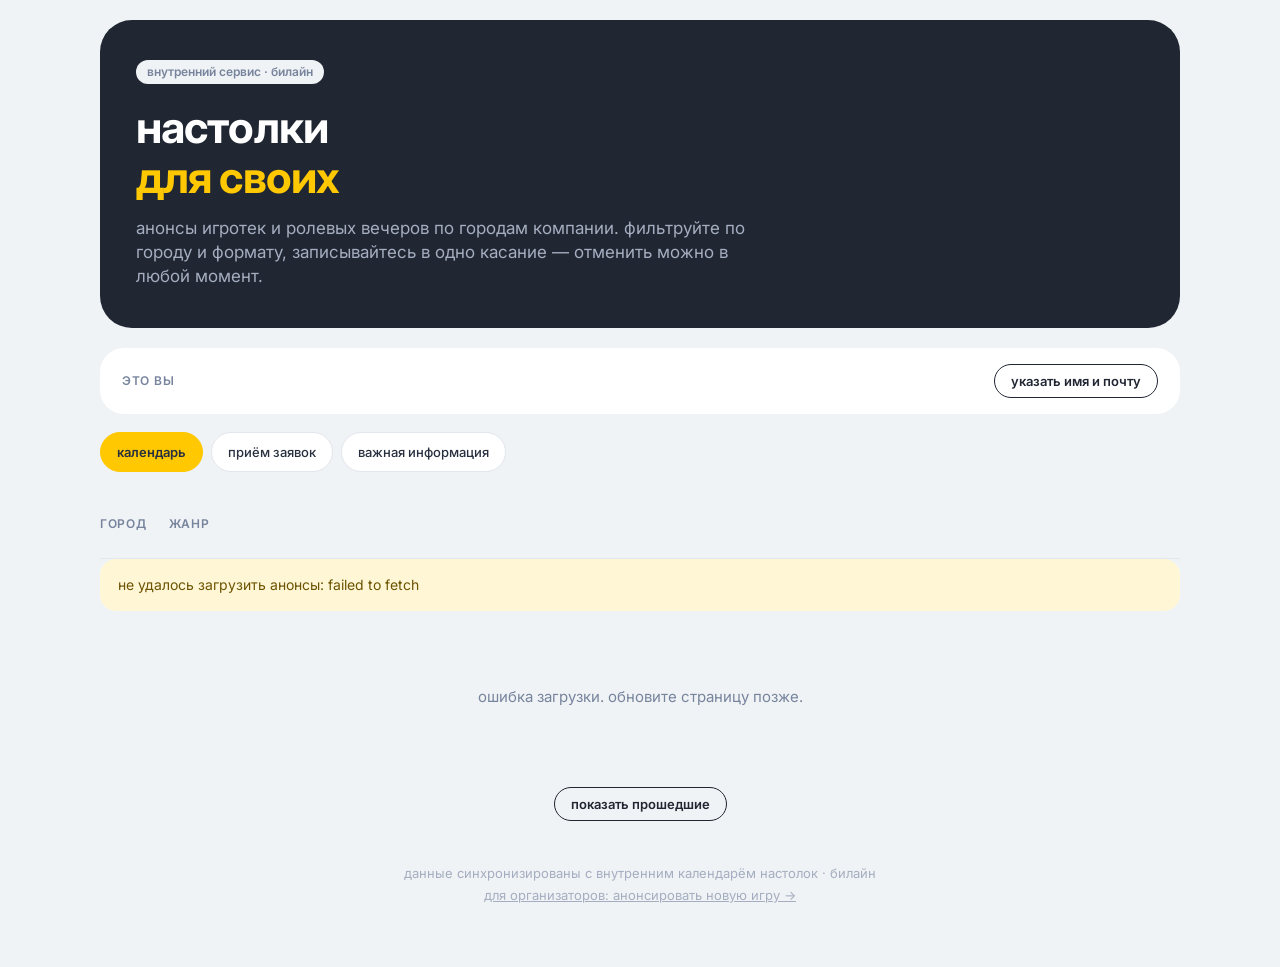
<file: index.html>
<!DOCTYPE html>
<html lang="ru">
<head>
<meta charset="UTF-8">
<meta name="viewport" content="width=device-width, initial-scale=1.0">
<title>Настолки • билайн</title>
<link rel="icon" href="data:image/svg+xml,<svg xmlns=%22http://www.w3.org/2000/svg%22 viewBox=%220 0 100 100%22><rect width=%22100%22 height=%22100%22 rx=%2220%22 fill=%22%23202632%22/><text x=%2250%22 y=%2270%22 font-size=%2260%22 fill=%22%23FFC800%22 text-anchor=%22middle%22 font-family=%22Arial%22>🎲</text></svg>">
<link rel="preconnect" href="https://fonts.googleapis.com">
<link rel="preconnect" href="https://fonts.gstatic.com" crossorigin>
<link href="https://fonts.googleapis.com/css2?family=Inter:wght@400;500;600;700;800&display=swap" rel="stylesheet">
<link rel="stylesheet" href="styles.css">
</head>
<body>

<div class="wrap">

  <div class="head">
    <span class="tag">внутренний сервис · билайн</span>
    <h1 class="hero">настолки<br><span class="accent">для своих</span></h1>
    <p class="lead md">анонсы игротек и ролевых вечеров по городам компании. фильтруйте по городу и формату, записывайтесь в одно касание — отменить можно в любой момент.</p>
  </div>

  <div class="whoami-banner">
    <span class="filter-label">Это вы</span>
    <button class="btn-ghost" id="whoAmIBtn" type="button">указать имя и почту</button>
  </div>

  <nav class="top-nav pillrow" aria-label="Разделы">
    <a class="chip active" href="index.html">Календарь</a>
    <a class="chip" href="requests.html">Приём заявок</a>
    <a class="chip" href="info.html">Важная информация</a>
    <a class="chip" href="my.html" id="navMyGames" hidden>Мои игры</a>
  </nav>

  <section class="grid stats-grid" id="statsRow" aria-hidden="true"></section>

  <div class="tabs" id="filters">
    <div class="filter-block">
      <span class="filter-label">Город</span>
      <div class="pillrow" id="cityChips"></div>
    </div>
    <div class="filter-block">
      <span class="filter-label">Жанр</span>
      <div class="pillrow" id="formatChips"></div>
    </div>
  </div>

  <section id="status" class="note" hidden></section>

  <section class="cards-grid" id="eventsGrid" aria-live="polite">
    <div class="empty" id="loadingState">Загружаем анонсы…</div>
  </section>

  <p class="past-toggle-wrap"><button class="btn-ghost" id="togglePastBtn" type="button">показать прошедшие</button></p>

  <p class="cap mut3 footer-note">Данные синхронизированы с внутренним календарём настолок · билайн</p>
  <p class="cap mut3 footer-note" style="margin-top:6px"><a href="organizer.html" style="color:inherit">для организаторов: анонсировать новую игру →</a></p>
</div>

<!-- Модалка: кто вы (имя+почта+код), используется и при первой записи -->
<div class="modal-overlay" id="whoAmIOverlay" hidden>
  <div class="modal">
    <button class="modal-close" data-close>×</button>
    <h3>Как вас записать?</h3>
    <p class="modal-hint">Имя увидят остальные участники игры. Почта и код нужны, чтобы никто другой не мог записаться или отменить запись от вашего имени.</p>
    <label class="field">
      <span>Имя (только при первом входе с этой почты)</span>
      <input type="text" id="inputName" placeholder="Даша Иванова" autocomplete="name">
    </label>
    <label class="field">
      <span>Корпоративная почта</span>
      <input type="email" id="inputEmail" placeholder="ivan.ivanov@beeline.ru" autocomplete="email">
    </label>
    <label class="field">
      <span>Код (4 цифры)</span>
      <input type="text" id="inputPin" inputmode="numeric" maxlength="4" placeholder="0000" autocomplete="off">
      <span class="field-hint">Заходите с этой почтой впервые — просто придумайте код, он закрепится за вами. Почта уже знакома сайту — введите тот же код, что и в прошлый раз.</span>
    </label>
    <button class="btn-primary" id="saveWhoAmI" type="button">Сохранить</button>
    <p class="modal-error" id="whoAmIError" hidden></p>
  </div>
</div>

<!-- Модалка подтверждения записи на конкретную игру -->
<div class="modal-overlay" id="signupOverlay" hidden>
  <div class="modal">
    <button class="modal-close" data-close>×</button>
    <h3 id="signupTitle">Записаться на игру</h3>
    <p class="modal-hint" id="signupSubtitle"></p>
    <p class="field-hint" id="signupAsWhom"></p>
    <label class="field">
      <span>С гостями</span>
      <select id="signupGuests"></select>
    </label>
    <button class="btn-primary" id="confirmSignup" type="button">Записаться</button>
    <p class="modal-error" id="signupError" hidden></p>
  </div>
</div>

<!-- Модалка «проявить интерес» -- для тех, кому эта дата/время/место не подходят,
     но кто хотел бы сыграть в эту игру при другом раскладе -->
<div class="modal-overlay" id="interestOverlay" hidden>
  <div class="modal">
    <button class="modal-close" data-close>×</button>
    <h3 id="interestTitle">Проявить интерес</h3>
    <p class="modal-hint" id="interestSubtitle">Не подходит именно эта дата, время или место? Дайте знать организатору, что хотели бы сыграть — он увидит, что есть желающие, и сможет учесть это в следующий раз.</p>
    <p class="field-hint" id="interestAsWhom"></p>
    <button class="btn-primary" id="confirmInterest" type="button">Отправить</button>
    <p class="modal-error" id="interestError" hidden></p>
  </div>
</div>

<script src="config.js"></script>
<script src="app.js"></script>
</body>
</html>
</file>
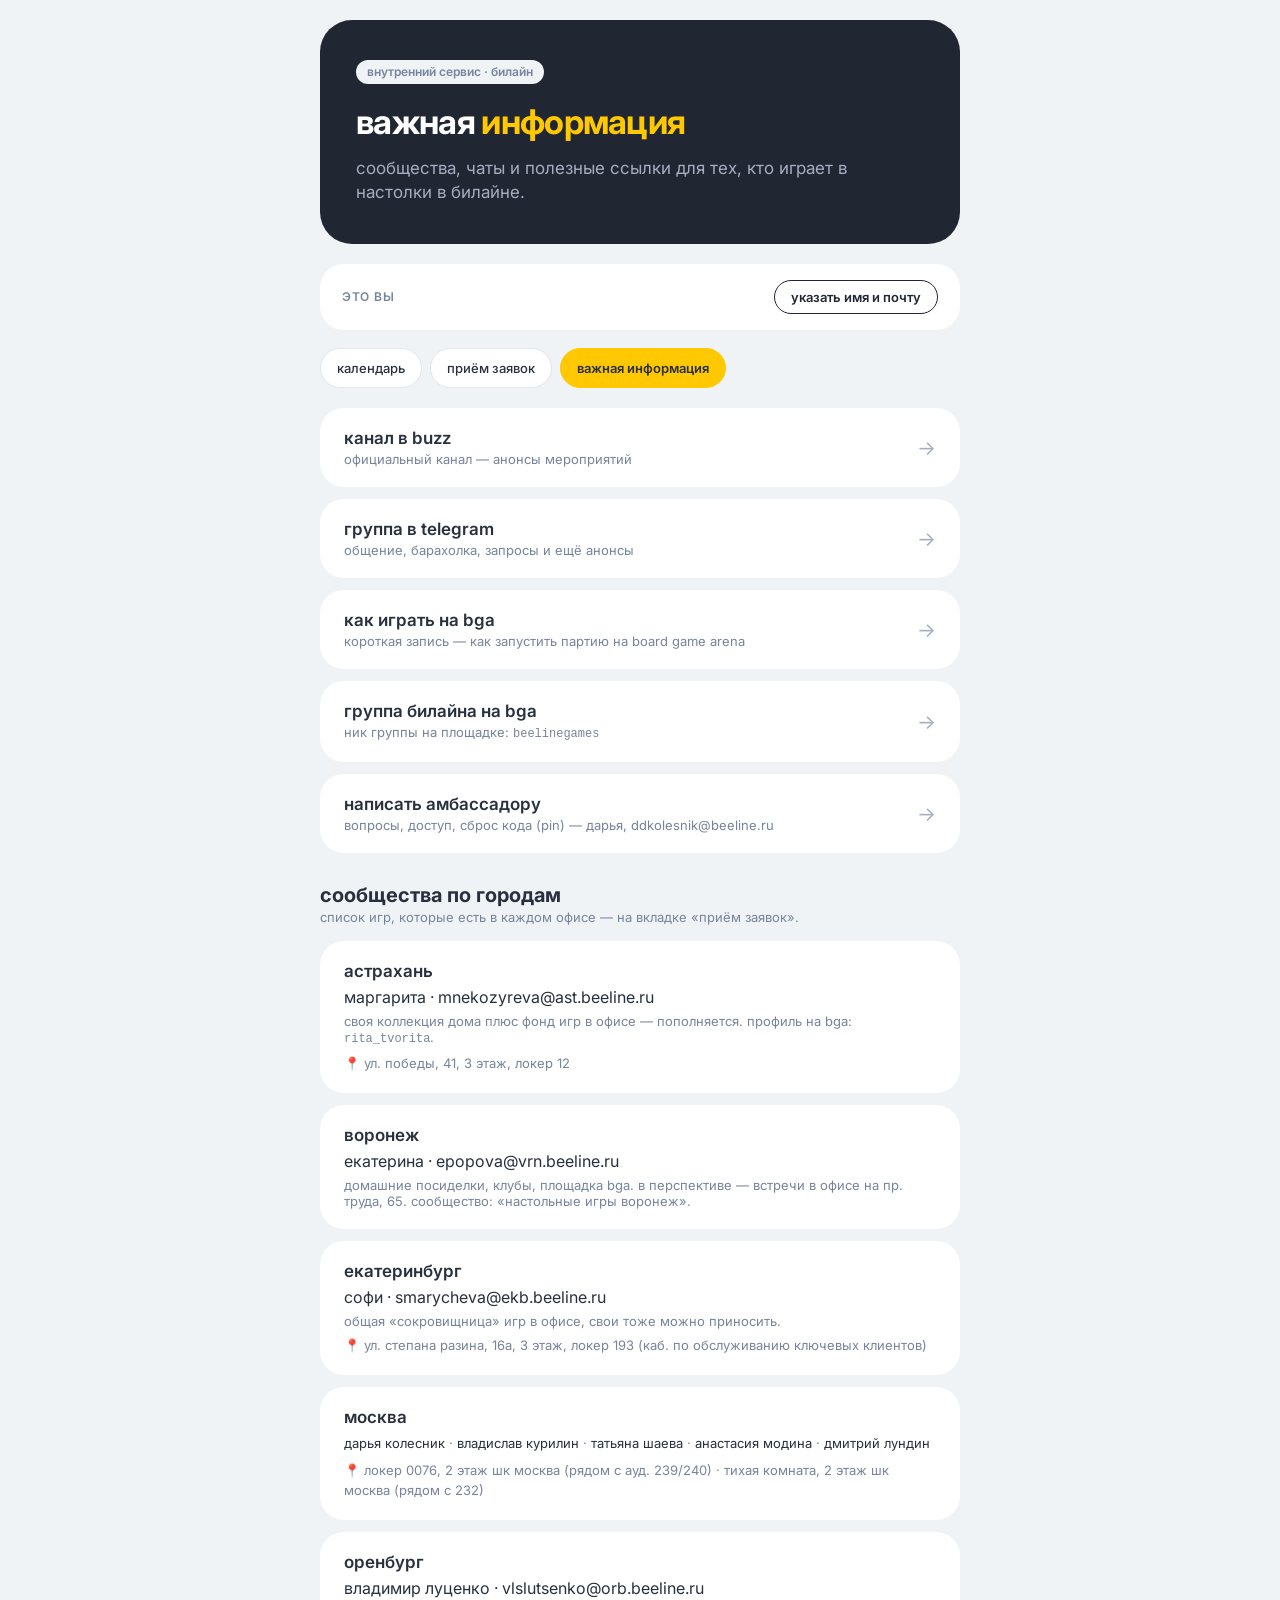
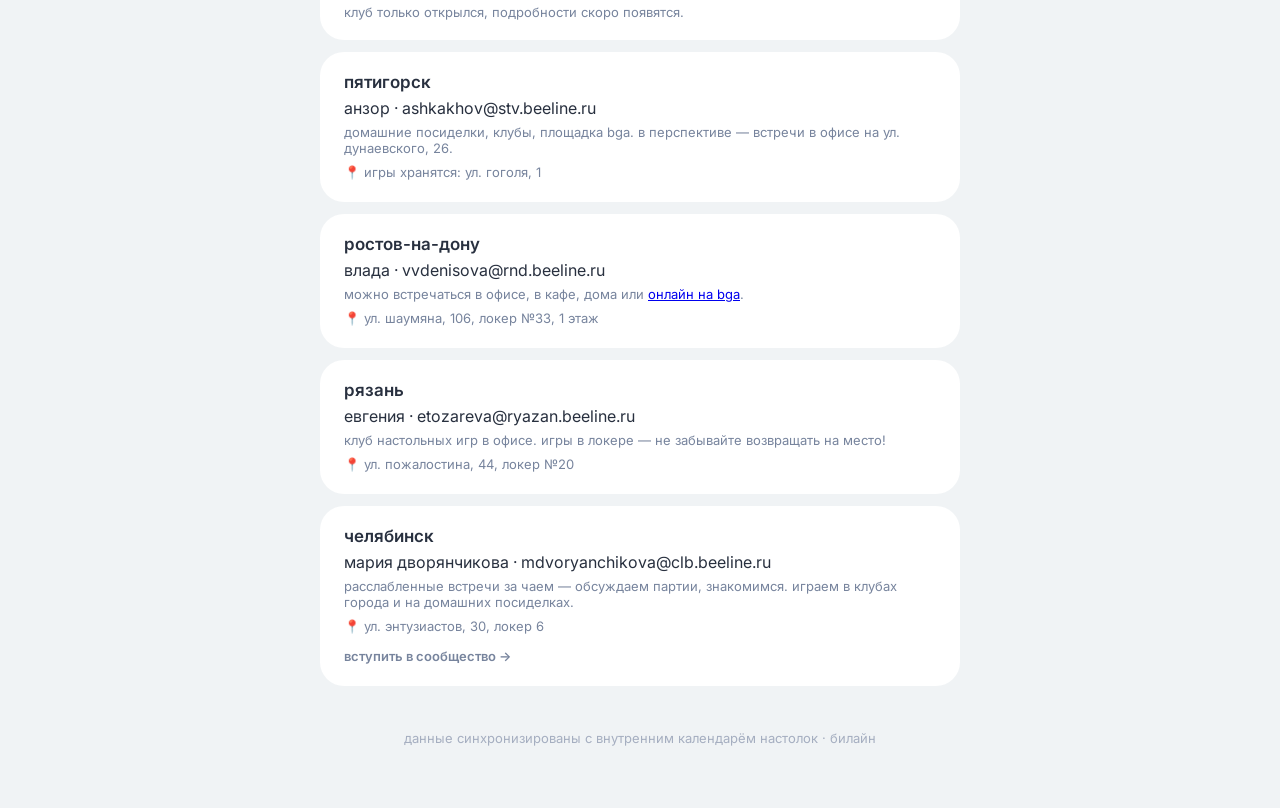
<file: info.html>
<!DOCTYPE html>
<html lang="ru">
<head>
<meta charset="UTF-8">
<meta name="viewport" content="width=device-width, initial-scale=1.0">
<title>Важная информация • билайн настолки</title>
<link rel="icon" href="data:image/svg+xml,<svg xmlns=%22http://www.w3.org/2000/svg%22 viewBox=%220 0 100 100%22><rect width=%22100%22 height=%22100%22 rx=%2220%22 fill=%22%23202632%22/><text x=%2250%22 y=%2270%22 font-size=%2260%22 fill=%22%23FFC800%22 text-anchor=%22middle%22 font-family=%22Arial%22>🎲</text></svg>">
<link rel="preconnect" href="https://fonts.googleapis.com">
<link rel="preconnect" href="https://fonts.gstatic.com" crossorigin>
<link href="https://fonts.googleapis.com/css2?family=Inter:wght@400;500;600;700;800&display=swap" rel="stylesheet">
<link rel="stylesheet" href="styles.css">
</head>
<body>

<div class="wrap wrap-narrow">

  <div class="head">
    <span class="tag">внутренний сервис · билайн</span>
    <h1 class="hero hero-sm">важная <span class="accent">информация</span></h1>
    <p class="lead md">сообщества, чаты и полезные ссылки для тех, кто играет в настолки в билайне.</p>
  </div>

  <div class="whoami-banner">
    <span class="filter-label">Это вы</span>
    <button class="btn-ghost" id="whoAmIBtn" type="button">указать имя и почту</button>
  </div>

  <nav class="top-nav pillrow" aria-label="Разделы">
    <a class="chip" href="index.html">Календарь</a>
    <a class="chip" href="requests.html">Приём заявок</a>
    <a class="chip active" href="info.html">Важная информация</a>
    <a class="chip" href="my.html" id="navMyGames" hidden>Мои игры</a>
  </nav>

  <div class="info-list">

    <a class="info-link" href="https://s.beeline.ru/nastolka" target="_blank" rel="noopener noreferrer">
      <div>
        <div class="n">Канал в Buzz</div>
        <div class="cap mut">Официальный канал — анонсы мероприятий</div>
      </div>
      <span class="arrow">→</span>
    </a>

    <a class="info-link" href="https://t.me/+uq7E8VfjuyYwYjBi" target="_blank" rel="noopener noreferrer">
      <div>
        <div class="n">Группа в Telegram</div>
        <div class="cap mut">Общение, барахолка, запросы и ещё анонсы</div>
      </div>
      <span class="arrow">→</span>
    </a>

    <a class="info-link" href="https://beeline.ktalk.ru/recordings/hROPtXHP7obgwQZeP25g?t=4" target="_blank" rel="noopener noreferrer">
      <div>
        <div class="n">Как играть на BGA</div>
        <div class="cap mut">Короткая запись — как запустить партию на Board Game Arena</div>
      </div>
      <span class="arrow">→</span>
    </a>

    <a class="info-link" href="https://boardgamearena.com/group?id=20135515" target="_blank" rel="noopener noreferrer">
      <div>
        <div class="n">Группа билайна на BGA</div>
        <div class="cap mut">Ник группы на площадке: <span class="mono">beelineGames</span></div>
      </div>
      <span class="arrow">→</span>
    </a>

    <a class="info-link" href="mailto:ddkolesnik@beeline.ru">
      <div>
        <div class="n">Написать амбассадору</div>
        <div class="cap mut">Вопросы, доступ, сброс кода (PIN) — Дарья, ddkolesnik@beeline.ru</div>
      </div>
      <span class="arrow">→</span>
    </a>

  </div>

  <!--
    ⚠️ Если появится, например, документ с правилами клуба — добавьте ещё один .info-link
    по образцу трёх выше, прямо в этот блок .info-list.
  -->

  <h2 class="section-title">Сообщества по городам</h2>
  <p class="cap mut section-lead">Список игр, которые есть в каждом офисе — на вкладке «Приём заявок».</p>

  <div class="city-list">

    <div class="city-card">
      <div class="n">Астрахань</div>
      <a class="city-contact" href="mailto:mnekozyreva@ast.beeline.ru">Маргарита · mnekozyreva@ast.beeline.ru</a>
      <p class="cap mut">Своя коллекция дома плюс фонд игр в офисе — пополняется. Профиль на BGA: <span class="mono">rita_tvorita</span>.</p>
      <div class="city-meta">📍 ул. Победы, 41, 3 этаж, локер 12</div>
    </div>

    <div class="city-card">
      <div class="n">Воронеж</div>
      <a class="city-contact" href="mailto:epopova@vrn.beeline.ru">Екатерина · epopova@vrn.beeline.ru</a>
      <p class="cap mut">Домашние посиделки, клубы, площадка BGA. В перспективе — встречи в офисе на пр. Труда, 65. Сообщество: «Настольные игры ВОРОНЕЖ».</p>
    </div>

    <div class="city-card">
      <div class="n">Екатеринбург</div>
      <a class="city-contact" href="mailto:smarycheva@ekb.beeline.ru">Софи · smarycheva@ekb.beeline.ru</a>
      <p class="cap mut">Общая «сокровищница» игр в офисе, свои тоже можно приносить.</p>
      <div class="city-meta">📍 ул. Степана Разина, 16А, 3 этаж, локер 193 (каб. по обслуживанию ключевых клиентов)</div>
    </div>

    <div class="city-card">
      <div class="n">Москва</div>
      <p class="cap mut city-ambassadors">
        <a href="mailto:ddkolesnik@beeline.ru">Дарья Колесник</a> ·
        <a href="mailto:vkurilin@beeline.ru">Владислав Курилин</a> ·
        <a href="mailto:tshaeva@beeline.ru">Татьяна Шаева</a> ·
        <a href="mailto:aamodina@beeline.ru">Анастасия Модина</a> ·
        <a href="mailto:dlundin@beeline.ru">Дмитрий Лундин</a>
      </p>
      <div class="city-meta">📍 локер 0076, 2 этаж ШК Москва (рядом с ауд. 239/240) · Тихая комната, 2 этаж ШК Москва (рядом с 232)</div>
    </div>

    <div class="city-card">
      <div class="n">Оренбург</div>
      <a class="city-contact" href="mailto:vlslutsenko@orb.beeline.ru">Владимир Луценко · vlslutsenko@orb.beeline.ru</a>
      <p class="cap mut">Клуб только открылся, подробности скоро появятся.</p>
    </div>

    <div class="city-card">
      <div class="n">Пятигорск</div>
      <a class="city-contact" href="mailto:ashkakhov@stv.beeline.ru">Анзор · ashkakhov@stv.beeline.ru</a>
      <p class="cap mut">Домашние посиделки, клубы, площадка BGA. В перспективе — встречи в офисе на ул. Дунаевского, 26.</p>
      <div class="city-meta">📍 игры хранятся: ул. Гоголя, 1</div>
    </div>

    <div class="city-card">
      <div class="n">Ростов-на-Дону</div>
      <a class="city-contact" href="mailto:vvdenisova@rnd.beeline.ru">Влада · vvdenisova@rnd.beeline.ru</a>
      <p class="cap mut">Можно встречаться в офисе, в кафе, дома или <a href="https://boardgamearena.com/group?id=20135515" target="_blank" rel="noopener noreferrer">онлайн на BGA</a>.</p>
      <div class="city-meta">📍 ул. Шаумяна, 106, локер №33, 1 этаж</div>
    </div>

    <div class="city-card">
      <div class="n">Рязань</div>
      <a class="city-contact" href="mailto:etozareva@ryazan.beeline.ru">Евгения · etozareva@ryazan.beeline.ru</a>
      <p class="cap mut">Клуб настольных игр в офисе. Игры в локере — не забывайте возвращать на место!</p>
      <div class="city-meta">📍 ул. Пожалостина, 44, локер №20</div>
    </div>

    <div class="city-card">
      <div class="n">Челябинск</div>
      <a class="city-contact" href="mailto:mdvoryanchikova@clb.beeline.ru">Мария Дворянчикова · mdvoryanchikova@clb.beeline.ru</a>
      <p class="cap mut">Расслабленные встречи за чаем — обсуждаем партии, знакомимся. Играем в клубах города и на домашних посиделках.</p>
      <div class="city-meta">📍 ул. Энтузиастов, 30, локер 6</div>
      <a class="city-card-link" href="https://link.buzz.beeline.ru/join/chat/R4Mv7tA4UBaQ4Kdkm6dC1g:H6BkxMknW1OGwGxxes-LZQ:WBjQsNCdVrOhlda-Ub2EhA:CMLDG7-KXEWA44_vLnRdYA" target="_blank" rel="noopener noreferrer">Вступить в сообщество →</a>
    </div>

  </div>

  <p class="cap mut3 footer-note">Данные синхронизированы с внутренним календарём настолок · билайн</p>

</div>

<!-- Модалка: это вы (имя+почта+код) -- нужна здесь, чтобы почта была узнана сайтом и
     открылась вкладка «Мои игры» в навигации, как и на остальных страницах -->
<div class="modal-overlay" id="whoAmIOverlay" hidden>
  <div class="modal">
    <button class="modal-close" data-close>×</button>
    <h3>Это вы?</h3>
    <p class="modal-hint">Почта и код нужны, чтобы сайт узнавал вас на всех вкладках — например, чтобы показать вкладку «Мои игры».</p>
    <label class="field">
      <span>Имя (только при первом входе с этой почты)</span>
      <input type="text" id="inputName" placeholder="Даша Иванова" autocomplete="name">
    </label>
    <label class="field">
      <span>Корпоративная почта</span>
      <input type="email" id="inputEmail" placeholder="ivan.ivanov@beeline.ru" autocomplete="email">
    </label>
    <label class="field">
      <span>Код (4 цифры)</span>
      <input type="text" id="inputPin" inputmode="numeric" maxlength="4" placeholder="0000" autocomplete="off">
      <span class="field-hint">Заходите с этой почтой впервые — просто придумайте код, он закрепится за вами. Почта уже знакома сайту — введите тот же код, что и в прошлый раз.</span>
    </label>
    <button class="btn-primary" id="saveWhoAmI" type="button">Сохранить</button>
    <p class="modal-error" id="whoAmIError" hidden></p>
  </div>
</div>

<script src="config.js"></script>
<script src="info.js"></script>
</body>
</html>
</file>
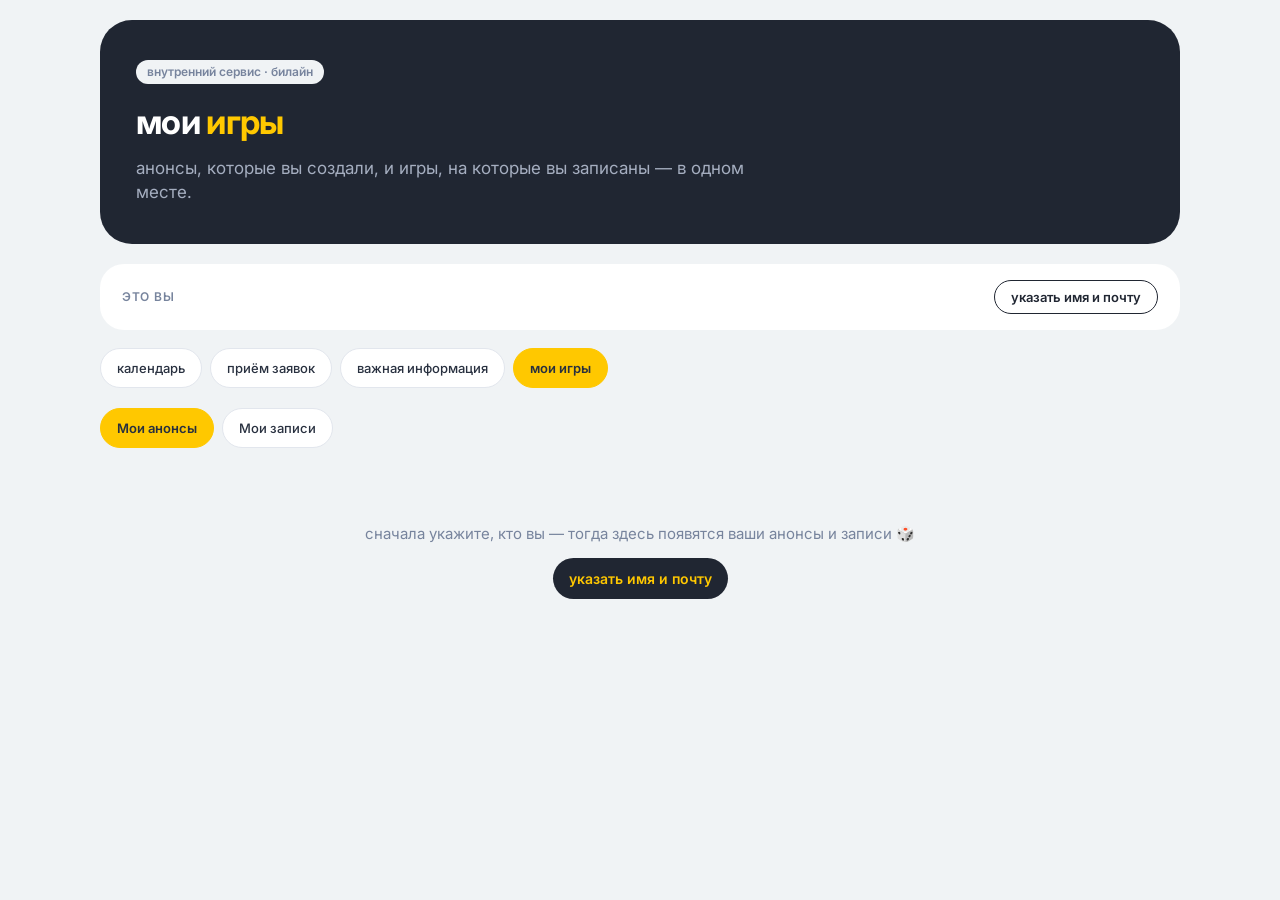
<file: my.html>
<!DOCTYPE html>
<html lang="ru">
<head>
<meta charset="UTF-8">
<meta name="viewport" content="width=device-width, initial-scale=1.0">
<title>Мои игры • билайн настолки</title>
<link rel="icon" href="data:image/svg+xml,<svg xmlns=%22http://www.w3.org/2000/svg%22 viewBox=%220 0 100 100%22><rect width=%22100%22 height=%22100%22 rx=%2220%22 fill=%22%23202632%22/><text x=%2250%22 y=%2270%22 font-size=%2260%22 fill=%22%23FFC800%22 text-anchor=%22middle%22 font-family=%22Arial%22>🎲</text></svg>">
<link rel="preconnect" href="https://fonts.googleapis.com">
<link rel="preconnect" href="https://fonts.gstatic.com" crossorigin>
<link href="https://fonts.googleapis.com/css2?family=Inter:wght@400;500;600;700;800&display=swap" rel="stylesheet">
<link rel="stylesheet" href="styles.css">
</head>
<body>

<div class="wrap">

  <div class="head">
    <span class="tag">внутренний сервис · билайн</span>
    <h1 class="hero hero-sm">мои <span class="accent">игры</span></h1>
    <p class="lead md">анонсы, которые вы создали, и игры, на которые вы записаны — в одном месте.</p>
  </div>

  <div class="whoami-banner">
    <span class="filter-label">Это вы</span>
    <button class="btn-ghost" id="whoAmIBtn" type="button">указать имя и почту</button>
  </div>

  <nav class="top-nav pillrow" aria-label="Разделы">
    <a class="chip" href="index.html">Календарь</a>
    <a class="chip" href="requests.html">Приём заявок</a>
    <a class="chip" href="info.html">Важная информация</a>
    <a class="chip active" href="my.html">Мои игры</a>
  </nav>

  <div class="pillrow" id="viewToggle" style="margin:20px 0 4px">
    <button type="button" class="chip active" data-view="announcements">Мои анонсы</button>
    <button type="button" class="chip" data-view="signups">Мои записи</button>
  </div>

  <section id="status" class="note" hidden></section>

  <section class="cards-grid" id="myGrid" style="margin-top:16px">
    <div class="empty" id="loadingState">Загружаем…</div>
  </section>

</div>

<!-- Модалка: это вы (имя+почта+код) -->
<div class="modal-overlay" id="whoAmIOverlay" hidden>
  <div class="modal">
    <button class="modal-close" data-close>×</button>
    <h3>Это вы?</h3>
    <p class="modal-hint">Имя и почта нужны, чтобы показать именно ваши анонсы и записи. Почта и код нужны, чтобы никто другой не мог действовать от вашего имени.</p>
    <label class="field">
      <span>Имя (только при первом входе с этой почты)</span>
      <input type="text" id="inputName" placeholder="Даша Иванова" autocomplete="name">
    </label>
    <label class="field">
      <span>Корпоративная почта</span>
      <input type="email" id="inputEmail" placeholder="ivan.ivanov@beeline.ru" autocomplete="email">
    </label>
    <label class="field">
      <span>Код (4 цифры)</span>
      <input type="text" id="inputPin" inputmode="numeric" maxlength="4" placeholder="0000" autocomplete="off">
      <span class="field-hint">Заходите с этой почтой впервые — просто придумайте код, он закрепится за вами. Почта уже знакома сайту — введите тот же код, что и в прошлый раз.</span>
    </label>
    <button class="btn-primary" id="saveWhoAmI" type="button">Сохранить</button>
    <p class="modal-error" id="whoAmIError" hidden></p>
  </div>
</div>

<!-- Модалка подтверждения записи на конкретную игру (та же, что на index.html) -->
<div class="modal-overlay" id="signupOverlay" hidden>
  <div class="modal">
    <button class="modal-close" data-close>×</button>
    <h3 id="signupTitle">Записаться на игру</h3>
    <p class="modal-hint" id="signupSubtitle"></p>
    <p class="field-hint" id="signupAsWhom"></p>
    <label class="field">
      <span>С гостями</span>
      <select id="signupGuests"></select>
    </label>
    <button class="btn-primary" id="confirmSignup" type="button">Записаться</button>
    <p class="modal-error" id="signupError" hidden></p>
  </div>
</div>

<!-- Модалка «проявить интерес» (та же, что на index.html) -->
<div class="modal-overlay" id="interestOverlay" hidden>
  <div class="modal">
    <button class="modal-close" data-close>×</button>
    <h3 id="interestTitle">Проявить интерес</h3>
    <p class="modal-hint" id="interestSubtitle">Не подходит именно эта дата, время или место? Дайте знать организатору, что хотели бы сыграть — он увидит, что есть желающие, и сможет учесть это в следующий раз.</p>
    <p class="field-hint" id="interestAsWhom"></p>
    <button class="btn-primary" id="confirmInterest" type="button">Отправить</button>
    <p class="modal-error" id="interestError" hidden></p>
  </div>
</div>

<script src="config.js"></script>
<script src="my.js"></script>
</body>
</html>
</file>
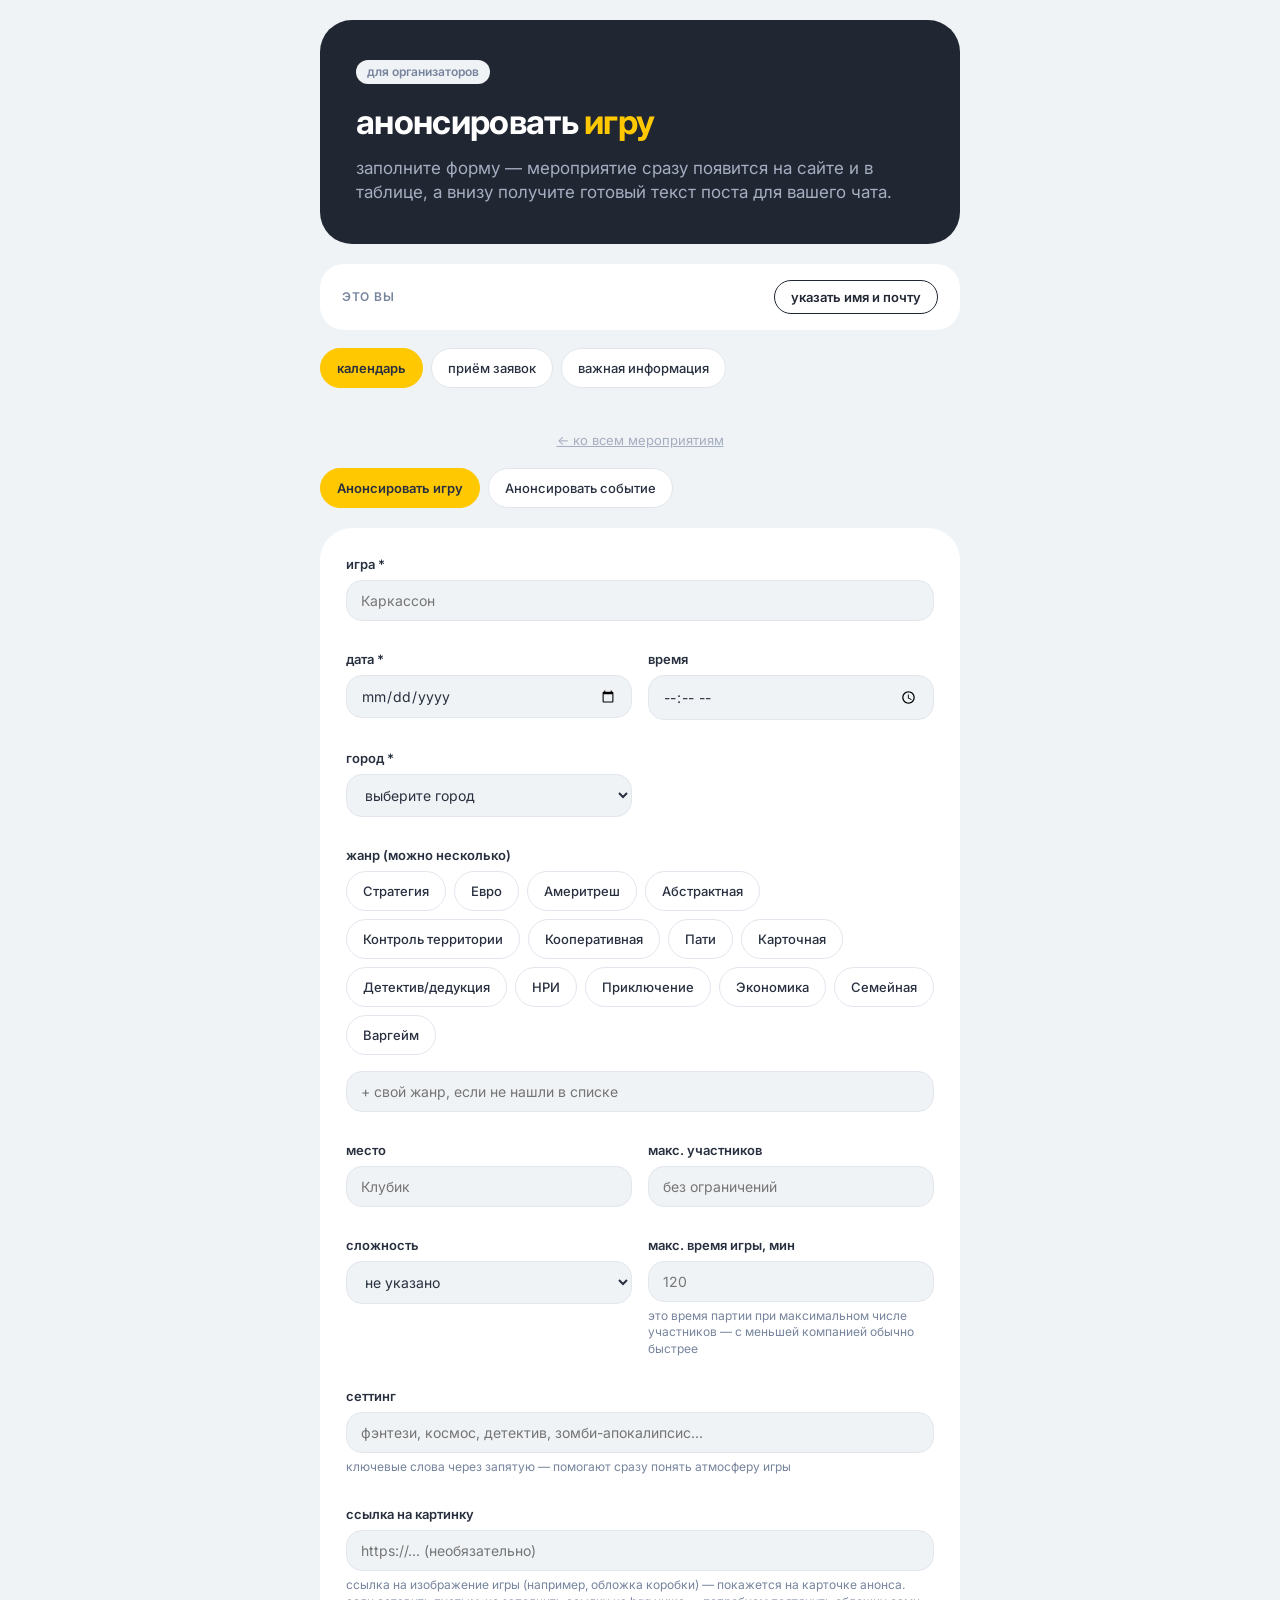
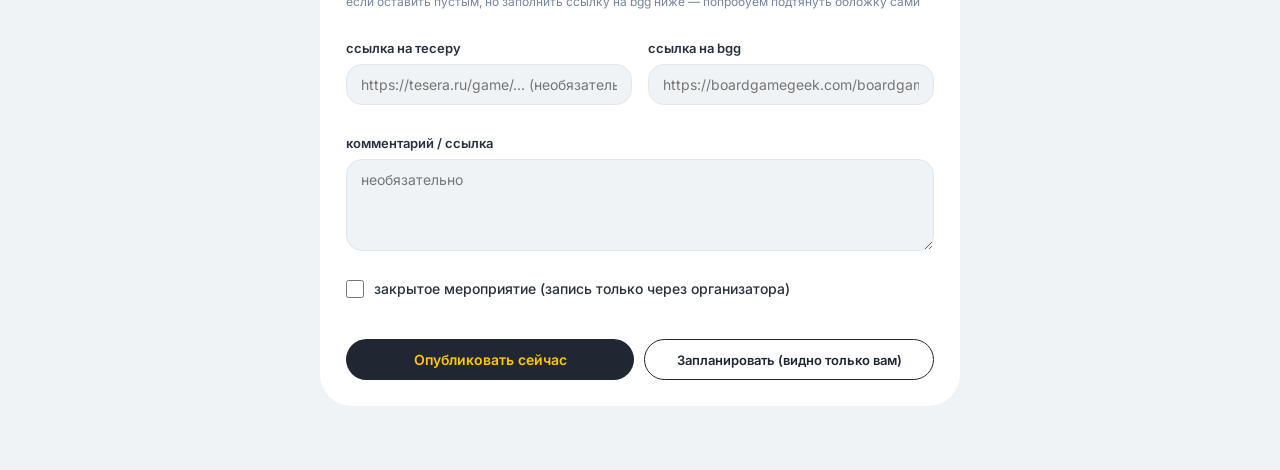
<file: organizer.html>
<!DOCTYPE html>
<html lang="ru">
<head>
<meta charset="UTF-8">
<meta name="viewport" content="width=device-width, initial-scale=1.0">
<title>Анонс игры • билайн настолки</title>
<link rel="icon" href="data:image/svg+xml,<svg xmlns=%22http://www.w3.org/2000/svg%22 viewBox=%220 0 100 100%22><rect width=%22100%22 height=%22100%22 rx=%2220%22 fill=%22%23202632%22/><text x=%2250%22 y=%2270%22 font-size=%2260%22 fill=%22%23FFC800%22 text-anchor=%22middle%22 font-family=%22Arial%22>🎲</text></svg>">
<link rel="preconnect" href="https://fonts.googleapis.com">
<link rel="preconnect" href="https://fonts.gstatic.com" crossorigin>
<link href="https://fonts.googleapis.com/css2?family=Inter:wght@400;500;600;700;800&display=swap" rel="stylesheet">
<link rel="stylesheet" href="styles.css">
</head>
<body>

<div class="wrap wrap-narrow">

  <div class="head">
    <span class="tag">для организаторов</span>
    <h1 class="hero hero-sm" id="pageTitle">анонсировать <span class="accent">игру</span></h1>
    <p class="lead md" id="pageLead">заполните форму — мероприятие сразу появится на сайте и в таблице, а внизу получите готовый текст поста для вашего чата.</p>
  </div>

  <div class="whoami-banner">
    <span class="filter-label">Это вы</span>
    <button class="btn-ghost" id="whoAmIBtn" type="button">указать имя и почту</button>
  </div>

  <nav class="top-nav pillrow" aria-label="Разделы">
    <a class="chip active" href="index.html">Календарь</a>
    <a class="chip" href="requests.html">Приём заявок</a>
    <a class="chip" href="info.html">Важная информация</a>
    <a class="chip" href="my.html" id="navMyGames" hidden>Мои игры</a>
  </nav>

  <p class="cap mut3 footer-note back-link"><a href="index.html" style="color:inherit">← ко всем мероприятиям</a></p>

  <div class="pillrow" id="typeToggle" style="margin-bottom:18px">
    <button type="button" class="chip active" data-type="game">Анонсировать игру</button>
    <button type="button" class="chip" data-type="event">Анонсировать событие</button>
  </div>

  <section id="formStatus" class="note" hidden></section>

  <form class="card form-card" id="eventForm">
    <div class="form-grid">
      <label class="field field-wide">
        <span id="fGameLabel">Игра *</span>
        <input type="text" id="fGame" placeholder="Каркассон" required>
      </label>
      <label class="field">
        <span>Дата *</span>
        <input type="date" id="fDate" required>
      </label>
      <label class="field">
        <span>Время</span>
        <input type="time" id="fTime">
      </label>
      <label class="field">
        <span>Город *</span>
        <select id="fCity" required>
          <option value="">выберите город</option>
        </select>
      </label>
      <label class="field" id="fCityOtherWrap" hidden>
        <span>Свой город *</span>
        <input type="text" id="fCityOther" placeholder="Впишите город">
      </label>
      <div class="field field-wide field-game-only">
        <span>Жанр (можно несколько)</span>
        <div class="pillrow" id="fFormatGroup"></div>
        <input type="text" id="fGenreCustom" placeholder="+ свой жанр, если не нашли в списке" style="margin-top:10px">
      </div>
      <label class="field">
        <span>Место</span>
        <input type="text" id="fPlace" placeholder="Клубик">
      </label>
      <label class="field field-game-only">
        <span>Макс. участников</span>
        <input type="number" id="fMax" min="1" placeholder="без ограничений">
      </label>
      <label class="field field-game-only">
        <span>Сложность</span>
        <select id="fDifficulty">
          <option value="">не указано</option>
          <option value="Лёгкая">Лёгкая</option>
          <option value="Средняя">Средняя</option>
          <option value="Сложная">Сложная</option>
        </select>
      </label>
      <label class="field field-game-only">
        <span>Макс. время игры, мин</span>
        <input type="number" id="fMaxDuration" min="1" placeholder="120">
        <span class="field-hint">Это время партии при максимальном числе участников — с меньшей компанией обычно быстрее</span>
      </label>
      <label class="field field-wide field-game-only">
        <span>Сеттинг</span>
        <input type="text" id="fSetting" list="settingList" placeholder="фэнтези, космос, детектив, зомби-апокалипсис...">
        <datalist id="settingList"></datalist>
        <span class="field-hint">Ключевые слова через запятую — помогают сразу понять атмосферу игры</span>
      </label>
      <label class="field field-wide field-game-only">
        <span>Ссылка на картинку</span>
        <input type="url" id="fImage" placeholder="https://... (необязательно)">
        <span class="field-hint">Ссылка на изображение игры (например, обложка коробки) — покажется на карточке анонса. Если оставить пустым, но заполнить ссылку на BGG ниже — попробуем подтянуть обложку сами</span>
      </label>
      <label class="field field-game-only">
        <span>Ссылка на Тесеру</span>
        <input type="url" id="fTesera" placeholder="https://tesera.ru/game/... (необязательно)">
      </label>
      <label class="field field-game-only">
        <span>Ссылка на BGG</span>
        <input type="url" id="fBgg" placeholder="https://boardgamegeek.com/boardgame/... (необязательно)">
      </label>
      <label class="field field-wide field-game-only">
        <span>Комментарий / ссылка</span>
        <textarea id="fNote" rows="4" placeholder="необязательно"></textarea>
      </label>
      <div class="field field-wide field-game-only">
        <label class="field-checkbox">
          <input type="checkbox" id="fClosed">
          <span>Закрытое мероприятие (запись только через организатора)</span>
        </label>
        <p class="field-warning" id="closedWarning" hidden>Другие пользователи не смогут сами записаться на это мероприятие — только вы можете добавить участников, перечислив их почты ниже, при создании. Добавить кого-то ещё позже можно будет только вручную в таблице.</p>
      </div>
      <label class="field field-wide field-game-only" id="fClosedParticipantsWrap" hidden>
        <span>Участники закрытого мероприятия</span>
        <textarea id="fClosedParticipants" rows="4" placeholder="Иван Иванов, ivan.ivanov@beeline.ru"></textarea>
        <span class="field-hint">По одному участнику на строку: имя, запятая, корпоративная почта</span>
      </label>
      <div class="field field-wide field-event-only" id="eventGamesSection" hidden>
        <span>Настольные игры на событии (необязательно)</span>
        <p class="field-hint">Если на событии будут играть в конкретные игры — добавьте их сюда, у каждой те же поля, что и в обычном анонсе игры.</p>
        <div class="event-games-wrap" id="eventGamesList"></div>
        <button class="btn-ghost" id="addEventGameBtn" type="button" style="margin-top:10px">+ добавить игру</button>
      </div>
    </div>
    <div class="result-actions">
      <button class="btn-primary" id="submitNowBtn" type="submit">Опубликовать сейчас</button>
      <button class="btn-ghost" id="submitScheduleBtn" type="button">Запланировать (видно только вам)</button>
    </div>
    <p class="modal-error" id="formError" hidden></p>
  </form>

  <section class="card result-card" id="resultCard" hidden>
    <h3>Готово 🎲</h3>
    <p class="modal-hint" id="scheduledNote" hidden></p>
    <p class="modal-hint" id="publishedNote">Мероприятие добавлено на сайт и в таблицу «Мероприятия». Текст ниже можно сразу вставить в чат.</p>
    <textarea id="postText" class="post-text" readonly rows="9"></textarea>
    <div class="result-actions" id="resultActionsRow">
      <button class="btn-primary" id="copyBtn" type="button">Скопировать текст</button>
      <button class="btn-ghost" id="resetBtn" type="button">Анонсировать ещё одну</button>
    </div>
    <p class="cap mut3" id="copyHint" style="margin-top:10px"></p>
  </section>

</div>

<!-- Модалка: это вы? (имя+почта+код) -->
<div class="modal-overlay" id="whoAmIOverlay" hidden>
  <div class="modal">
    <button class="modal-close" data-close>×</button>
    <h3>Это вы?</h3>
    <p class="modal-hint">Укажите, кто анонсирует игру. Почта и код нужны, чтобы никто другой не мог опубликовать или изменить мероприятие от вашего имени.</p>
    <label class="field">
      <span>Имя (только при первом входе с этой почты)</span>
      <input type="text" id="inputName" placeholder="Даша Иванова" autocomplete="name">
    </label>
    <label class="field">
      <span>Корпоративная почта</span>
      <input type="email" id="inputEmail" placeholder="ivan.ivanov@beeline.ru" autocomplete="email">
    </label>
    <label class="field">
      <span>Код (4 цифры)</span>
      <input type="text" id="inputPin" inputmode="numeric" maxlength="4" placeholder="0000" autocomplete="off">
      <span class="field-hint">Заходите с этой почтой впервые — просто придумайте код, он закрепится за вами. Почта уже знакома сайту — введите тот же код, что и в прошлый раз.</span>
    </label>
    <button class="btn-primary" id="saveWhoAmI" type="button">Сохранить</button>
    <p class="modal-error" id="whoAmIError" hidden></p>
  </div>
</div>

<script src="config.js"></script>
<script src="organizer.js"></script>
</body>
</html>
</file>
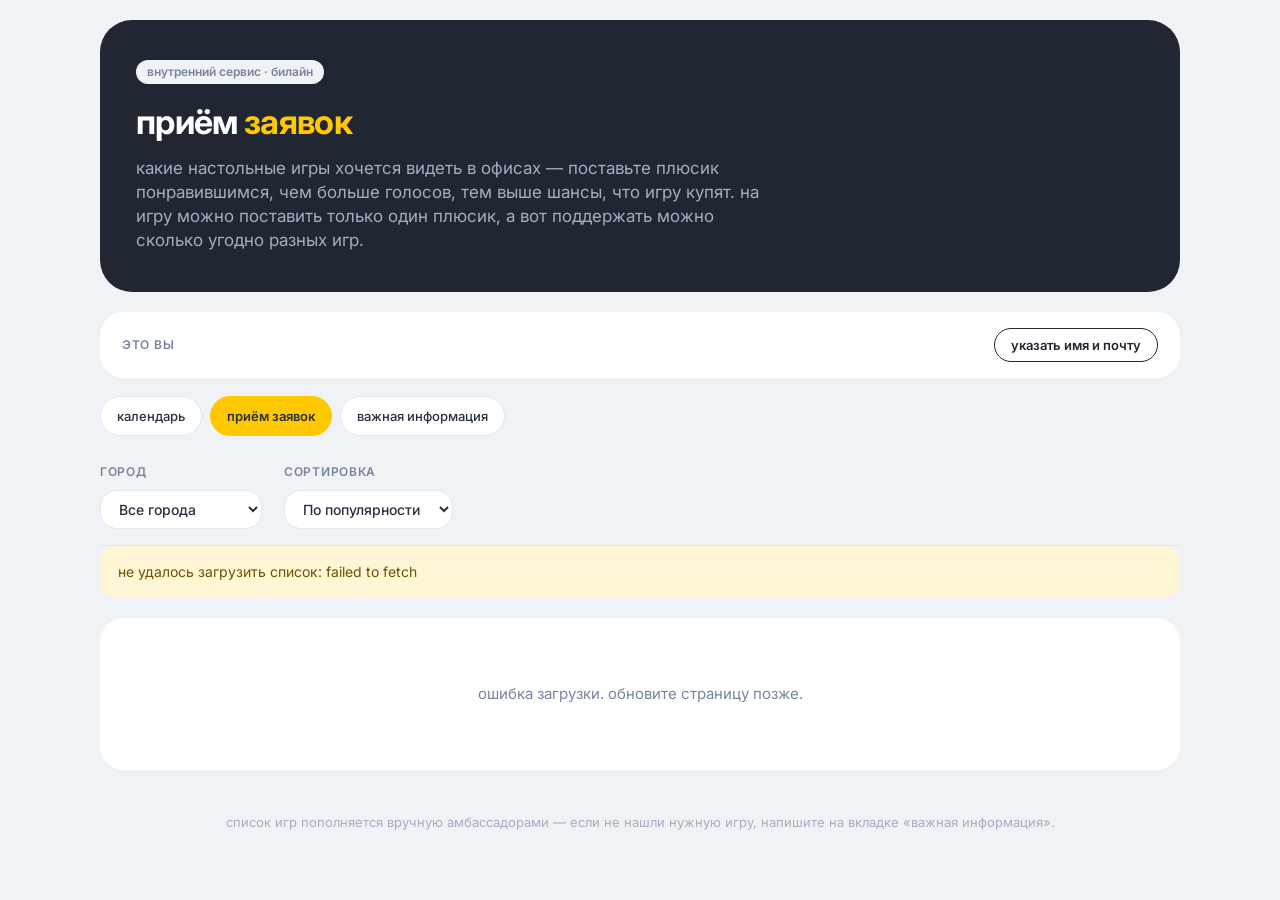
<file: requests.html>
<!DOCTYPE html>
<html lang="ru">
<head>
<meta charset="UTF-8">
<meta name="viewport" content="width=device-width, initial-scale=1.0">
<title>Приём заявок • билайн настолки</title>
<link rel="icon" href="data:image/svg+xml,<svg xmlns=%22http://www.w3.org/2000/svg%22 viewBox=%220 0 100 100%22><rect width=%22100%22 height=%22100%22 rx=%2220%22 fill=%22%23202632%22/><text x=%2250%22 y=%2270%22 font-size=%2260%22 fill=%22%23FFC800%22 text-anchor=%22middle%22 font-family=%22Arial%22>🎲</text></svg>">
<link rel="preconnect" href="https://fonts.googleapis.com">
<link rel="preconnect" href="https://fonts.gstatic.com" crossorigin>
<link href="https://fonts.googleapis.com/css2?family=Inter:wght@400;500;600;700;800&display=swap" rel="stylesheet">
<link rel="stylesheet" href="styles.css">
</head>
<body>

<div class="wrap">

  <div class="head">
    <span class="tag">внутренний сервис · билайн</span>
    <h1 class="hero hero-sm">приём <span class="accent">заявок</span></h1>
    <p class="lead md">какие настольные игры хочется видеть в офисах — поставьте плюсик понравившимся, чем больше голосов, тем выше шансы, что игру купят. На игру можно поставить только один плюсик, а вот поддержать можно сколько угодно разных игр.</p>
  </div>

  <div class="whoami-banner">
    <span class="filter-label">Это вы</span>
    <button class="btn-ghost" id="whoAmIBtn" type="button">указать имя и почту</button>
  </div>

  <nav class="top-nav pillrow" aria-label="Разделы">
    <a class="chip" href="index.html">Календарь</a>
    <a class="chip active" href="requests.html">Приём заявок</a>
    <a class="chip" href="info.html">Важная информация</a>
    <a class="chip" href="my.html" id="navMyGames" hidden>Мои игры</a>
  </nav>

  <div class="tabs" id="filters">
    <div class="filter-block">
      <span class="filter-label">Город</span>
      <select class="select-input" id="cityFilter">
        <option value="">Все города</option>
        <option value="Онлайн">Онлайн</option>
        <option value="Москва">Москва</option>
        <option value="Астрахань">Астрахань</option>
        <option value="Рязань">Рязань</option>
        <option value="Воронеж">Воронеж</option>
        <option value="Пятигорск">Пятигорск</option>
        <option value="Челябинск">Челябинск</option>
        <option value="Екатеринбург">Екатеринбург</option>
        <option value="Ростов-на-Дону">Ростов-на-Дону</option>
        <option value="Оренбург">Оренбург</option>
      </select>
    </div>
    <div class="filter-block">
      <span class="filter-label">Сортировка</span>
      <select class="select-input" id="sortSelect">
        <option value="votes">По популярности</option>
        <option value="az">По алфавиту, А-Я</option>
        <option value="za">По алфавиту, Я-А</option>
      </select>
    </div>
  </div>

  <section id="status" class="note" hidden></section>

  <section class="requests-table" id="requestsList">
    <div class="requests-head" id="requestsHead" hidden>
      <div>Игра</div>
      <div>Доступность в офисе</div>
      <div>Кто может провести</div>
      <div>BGA</div>
      <div></div>
    </div>
    <div class="empty" id="loadingState">Загружаем список игр…</div>
  </section>

  <p class="cap mut3 footer-note">Список игр пополняется вручную амбассадорами — если не нашли нужную игру, напишите на вкладке «Важная информация».</p>

</div>

<!-- Модалка: кто вы (имя+почта+код), нужна перед голосованием -->
<div class="modal-overlay" id="whoAmIOverlay" hidden>
  <div class="modal">
    <button class="modal-close" data-close>×</button>
    <h3>Это вы?</h3>
    <p class="modal-hint">Имя и почта нужны, чтобы каждый мог поставить только один плюсик одной и той же игре. Почта и код нужны, чтобы никто другой не мог проголосовать от вашего имени.</p>
    <label class="field">
      <span>Имя (только при первом входе с этой почты)</span>
      <input type="text" id="inputName" placeholder="Даша Иванова" autocomplete="name">
    </label>
    <label class="field">
      <span>Корпоративная почта</span>
      <input type="email" id="inputEmail" placeholder="ivan.ivanov@beeline.ru" autocomplete="email">
    </label>
    <label class="field">
      <span>Код (4 цифры)</span>
      <input type="text" id="inputPin" inputmode="numeric" maxlength="4" placeholder="0000" autocomplete="off">
      <span class="field-hint">Заходите с этой почтой впервые — просто придумайте код, он закрепится за вами. Почта уже знакома сайту — введите тот же код, что и в прошлый раз.</span>
    </label>
    <button class="btn-primary" id="saveWhoAmI" type="button">Сохранить</button>
    <p class="modal-error" id="whoAmIError" hidden></p>
  </div>
</div>

<script src="config.js"></script>
<script src="requests.js"></script>
</body>
</html>
</file>
<file: styles.css>
:root {
  --brand: #FFC800;
  --t1: #28303F;
  --t2: #77849D;
  --t3: #A5AEC0;
  --bg: #F0F3F5;
  --card: #FFFFFF;
  --active: #202632;
  --border: #E2E6ED;
  --err: #F84A00;
  --ok: #00A55E;
  --r-card: 32px;
  --r-pill: 100px;
  --r-xl: 24px;
  --r-lg: 16px;
  --edge: 20px;
}

* { box-sizing: border-box; margin: 0; padding: 0; }
html { -webkit-text-size-adjust: 100%; }

/* Без этого правила элементы с одновременно class="field"/"card" (display: flex) и
   атрибутом hidden остаются видимыми -- у автора-стиля display:flex тот же приоритет,
   что и у встроенного правила [hidden]{display:none}, и он побеждает как более поздний.
   Это ломало, например, поле «Свой город»: оно показывалось всегда, а не только при
   выборе «Другой». !important гарантирует, что hidden всегда побеждает. */
[hidden] { display: none !important; }

body {
  font-family: "Beeline Sans", "BeelineSans", "Inter", -apple-system, BlinkMacSystemFont, "Segoe UI", Roboto, Arial, sans-serif;
  font-weight: 400;
  background: var(--bg);
  color: var(--t1);
  font-size: 16px;
  line-height: 20px;
  text-transform: lowercase;
  padding: var(--edge) var(--edge) 64px;
}
input { text-transform: none; }

.wrap { max-width: 1080px; margin: 0 auto; }

.cap { font-size: 13px; line-height: 16px; color: var(--t2); }
.md { font-size: 17px; line-height: 24px; }
.mut { color: var(--t2); }
.mut3 { color: var(--t3); }

/* ---------- hero / head ---------- */
.head {
  background: var(--active);
  color: #fff;
  border-radius: var(--r-card);
  padding: 40px 36px;
}
.tag {
  display: inline-block;
  background: var(--brand);
  color: var(--t1);
  border-radius: var(--r-pill);
  padding: 6px 14px;
  font-size: 13px;
  line-height: 16px;
  font-weight: 600;
}
.hero {
  font-size: 44px;
  line-height: 50px;
  letter-spacing: -0.02em;
  font-weight: 700;
  margin-top: 18px;
  text-transform: lowercase;
}
.lead {
  color: #A5AEC0;
  margin-top: 14px;
  max-width: 640px;
}
.accent { color: var(--brand); }
.hero-sm { font-size: 34px; line-height: 40px; }

/* ---------- top nav (tabs across pages) ---------- */
.top-nav { margin-top: 18px; }
.top-nav .chip { text-decoration: none; display: inline-block; }

/* ---------- info page (community links) ---------- */
.info-list { display: flex; flex-direction: column; gap: 12px; margin-top: 20px; }
.info-link {
  display: flex;
  align-items: center;
  justify-content: space-between;
  gap: 12px;
  background: var(--card);
  border-radius: var(--r-xl);
  padding: 20px 24px;
  text-decoration: none;
  color: var(--t1);
  transition: 0.15s;
}
.info-link:hover { box-shadow: 0 4px 18px rgba(32, 38, 50, 0.1); }
.info-link .n { font-size: 17px; font-weight: 600; }
.info-link .cap { margin-top: 3px; }
.info-link .arrow { color: var(--t3); font-size: 20px; }

/* ---------- info page: communities by city ---------- */
.section-title { font-size: 20px; font-weight: 700; margin-top: 32px; }
.section-lead { margin-top: 4px; }
.city-list { display: flex; flex-direction: column; gap: 12px; margin-top: 16px; }
.city-card {
  background: var(--card);
  border-radius: var(--r-xl);
  padding: 20px 24px;
  display: flex;
  flex-direction: column;
  gap: 6px;
}
.city-card .n { font-size: 17px; font-weight: 600; }
.city-contact, .city-ambassadors a { color: var(--t1); text-decoration: none; }
.city-contact:hover, .city-ambassadors a:hover { text-decoration: underline; }
.city-ambassadors { line-height: 1.6; }
.city-meta { font-size: 13px; color: var(--t2); }
.city-card-link { font-size: 13px; font-weight: 600; color: var(--t2); text-decoration: none; margin-top: 4px; }
.city-card-link:hover { color: var(--t1); text-decoration: underline; }
.mono { font-family: "SFMono-Regular", Consolas, monospace; font-size: 12px; }

/* ---------- requests page (game wishlist / voting) ---------- */
.whoami-banner {
  display: flex;
  align-items: center;
  justify-content: space-between;
  flex-wrap: wrap;
  gap: 12px;
  background: var(--card);
  border-radius: var(--r-xl);
  padding: 16px 22px;
  margin-top: 20px;
}
.whoami-banner .filter-label { margin: 0; }

.select-input {
  border: 1px solid var(--border);
  border-radius: var(--r-lg);
  padding: 9px 14px;
  font-size: 14px;
  font-family: inherit;
  font-weight: 500;
  background: var(--card);
  color: var(--t1);
  cursor: pointer;
}
.select-input:focus { outline: none; border-color: var(--brand); }

/* the "table" is a CSS grid on the outer container; both the head row and every data row
   use display:contents so their cells become direct grid items and line up into columns --
   this keeps markup simple (one wrapper per row) while still getting real column alignment */
.requests-table {
  display: grid;
  grid-template-columns: minmax(140px, 1.1fr) minmax(200px, 1.8fr) minmax(180px, 1.6fr) 84px auto;
  column-gap: 18px;
  margin-top: 20px;
  align-items: stretch;
  background: var(--card);
  border-radius: var(--r-xl);
  padding: 6px 24px;
}
.requests-head { display: contents; }
.requests-head > div {
  font-size: 12px;
  text-transform: uppercase;
  letter-spacing: 0.06em;
  color: var(--t2);
  font-weight: 600;
  padding-top: 18px;
  padding-bottom: 12px;
  border-bottom: 2px solid var(--border);
}
.requests-row { display: contents; }
.req-cell { padding: 18px 0; border-bottom: 1px solid var(--border); }
.requests-row:last-child .req-cell { border-bottom: none; }
.req-cell-label { display: none; }
.req-game { font-size: 15px; font-weight: 600; }
.req-chips { display: flex; flex-wrap: wrap; gap: 6px; }
.req-office, .req-host {
  font-size: 12px;
  background: var(--bg);
  color: var(--t2);
  border-radius: var(--r-pill);
  padding: 5px 11px;
  line-height: 1.4;
}
.req-chips-empty { font-size: 13px; color: var(--t3); }
.req-bga {
  font-size: 12px;
  font-weight: 600;
  border-radius: var(--r-pill);
  padding: 5px 11px;
  display: inline-block;
}
.req-bga.is-yes { background: #E8F7EE; color: var(--ok); }
.req-bga.is-no { color: var(--t3); font-weight: 400; }
.req-cell-vote { text-align: right; }

@media (max-width: 760px) {
  .requests-head { display: none; }
  .requests-table { display: flex; flex-direction: column; gap: 12px; background: transparent; padding: 0; margin-top: 20px; }
  .requests-row {
    display: flex;
    flex-direction: column;
    align-items: stretch;
    gap: 10px;
    background: var(--card);
    border-radius: var(--r-xl);
    padding: 18px 20px;
  }
  .req-cell { padding: 0; border-bottom: none; }
  .req-cell-label {
    display: block;
    font-size: 11px;
    text-transform: uppercase;
    letter-spacing: 0.05em;
    color: var(--t3);
    font-weight: 600;
    margin-bottom: 4px;
  }
  .req-cell-vote { text-align: left; margin-top: 4px; }
  .req-cell-vote .vote-btn { width: 100%; justify-content: center; }
}

.vote-btn {
  display: inline-flex;
  align-items: center;
  gap: 8px;
  border: 1px solid var(--border);
  background: var(--card);
  color: var(--t1);
  border-radius: var(--r-pill);
  padding: 9px 18px;
  font-size: 14px;
  font-weight: 600;
  font-family: inherit;
  cursor: pointer;
  transition: 0.15s;
}
.vote-btn:hover { border-color: var(--t3); }
.vote-btn.active { background: var(--brand); border-color: var(--brand); color: var(--t1); }
.vote-count { font-variant-numeric: tabular-nums; }

/* ---------- organizer page ---------- */
.wrap-narrow { max-width: 640px; }
.back-link { margin: 16px 0 20px; }
.form-card { margin-top: 20px; display: flex; flex-direction: column; gap: 18px; }
.form-grid {
  display: grid;
  grid-template-columns: 1fr 1fr;
  gap: 14px 16px;
}
.field-wide { grid-column: 1 / -1; }
.result-card { margin-top: 20px; }
.result-card h3 { font-size: 20px; font-weight: 600; margin-bottom: 8px; }
.post-text {
  width: 100%;
  border: 1px solid var(--border);
  border-radius: var(--r-lg);
  background: var(--bg);
  padding: 14px 16px;
  font-family: inherit;
  font-size: 14px;
  line-height: 1.5;
  color: var(--t1);
  resize: vertical;
  margin: 14px 0;
}
.result-actions { display: flex; gap: 10px; flex-wrap: wrap; }
.result-actions .btn-primary,
.result-actions .btn-ghost { width: auto; flex: 1; text-align: center; }

@media (max-width: 640px) {
  .form-grid { grid-template-columns: 1fr; }
}

/* ---------- attached games on an event (organizer form) ---------- */
.event-games-wrap { display: flex; flex-direction: column; gap: 14px; }
.event-game-block {
  border: 1px solid var(--border);
  border-radius: var(--r-lg);
  padding: 16px;
  position: relative;
}
.event-game-block .form-grid { gap: 12px 14px; }
.event-game-remove {
  position: absolute;
  top: 10px;
  right: 10px;
  border: none;
  background: none;
  color: var(--t2);
  font-size: 18px;
  line-height: 1;
  cursor: pointer;
  padding: 4px;
}
.event-game-remove:hover { color: var(--err); }
.event-game-index { font-size: 12px; font-weight: 600; color: var(--t2); text-transform: uppercase; letter-spacing: 0.05em; margin-bottom: 10px; }

/* ---------- attached games display on an event card (index.html) ---------- */
.card-event-games { display: flex; flex-direction: column; gap: 8px; }
.card-event-game { font-size: 13px; color: var(--t1); }
.card-event-game .n { font-weight: 600; }
.card-event-game .card-tags { margin-top: 4px; }

/* ---------- stats ---------- */
.stats-grid {
  display: grid;
  gap: 12px;
  grid-template-columns: repeat(3, 1fr);
  margin-top: 16px;
}
.card-s { background: var(--card); border-radius: var(--r-xl); padding: 20px; }
.card-s .n { font-size: 34px; line-height: 38px; font-weight: 700; letter-spacing: -0.02em; margin-top: 6px; }
.card-s .cap.mut { margin-top: 4px; }

/* ---------- sticky filter bar ---------- */
.tabs {
  display: flex;
  flex-wrap: wrap;
  gap: 22px;
  align-items: flex-start;
  position: sticky;
  top: 0;
  z-index: 5;
  background: var(--bg);
  padding: 18px 0 16px;
  margin-top: 8px;
  border-bottom: 1px solid var(--border);
}
.filter-block { display: flex; flex-direction: column; gap: 8px; }
.filter-label {
  font-size: 12px;
  text-transform: uppercase;
  letter-spacing: 0.06em;
  color: var(--t2);
  font-weight: 600;
}
.pillrow { display: flex; flex-wrap: wrap; gap: 8px; }

.chip {
  border: 1px solid var(--border);
  background: var(--card);
  color: var(--t1);
  border-radius: var(--r-pill);
  padding: 9px 16px;
  font: inherit;
  font-size: 13px;
  font-weight: 500;
  cursor: pointer;
  transition: 0.15s;
}
.chip:hover { border-color: var(--t3); }
.chip.active { background: var(--brand); border-color: var(--brand); color: var(--t1); font-weight: 600; }

.btn-ghost {
  border: 1px solid var(--active);
  background: transparent;
  color: var(--active);
  border-radius: var(--r-pill);
  padding: 8px 16px;
  font-size: 13px;
  font-weight: 600;
  cursor: pointer;
  font-family: inherit;
}
.btn-ghost:hover { background: var(--active); color: var(--brand); }
.btn-ghost.active { background: var(--active); color: var(--brand); }

.note {
  border-radius: var(--r-lg);
  background: #FFF6D6;
  color: #6b5300;
  padding: 16px 18px;
  font-size: 14px;
  margin-bottom: 16px;
}

/* ---------- cards ---------- */
.cards-grid {
  display: grid;
  grid-template-columns: repeat(auto-fill, minmax(300px, 1fr));
  gap: 14px;
}
.empty {
  grid-column: 1 / -1;
  text-align: center;
  color: var(--t2);
  padding: 60px 20px;
  font-size: 15px;
}

.card {
  background: var(--card);
  border-radius: var(--r-card);
  padding: 26px;
  display: flex;
  flex-direction: column;
  gap: 12px;
}
.card.is-cancelled { opacity: 0.6; }
.card.is-past { opacity: 0.55; }
.card.is-highlighted { box-shadow: 0 0 0 3px var(--brand); transition: box-shadow 0.3s ease; }

.card-top { display: flex; justify-content: space-between; align-items: flex-start; gap: 10px; }
.card-date {
  border: 1px solid var(--border);
  border-radius: var(--r-pill);
  padding: 4px 12px;
  font-size: 13px;
  line-height: 16px;
  color: var(--t2);
  white-space: nowrap;
}
.badge {
  font-size: 11px;
  font-weight: 700;
  text-transform: uppercase;
  letter-spacing: 0.03em;
  padding: 5px 11px;
  border-radius: var(--r-pill);
  white-space: nowrap;
}
.badge-open { background: #E3F7ED; color: var(--ok); }
.badge-full { background: var(--bg); color: var(--t2); }
.badge-cancelled { background: #FFE8DC; color: var(--err); }
.badge-past { background: var(--border); color: var(--t2); }
.badge-planned { background: #FFF1DB; color: #B36B00; }

.card-image {
  width: 100%;
  height: 160px;
  object-fit: cover;
  border-radius: var(--r-lg);
  background: var(--bg);
}

.card-game { font-size: 22px; line-height: 27px; font-weight: 600; letter-spacing: -0.01em; }
.card-meta { font-size: 13px; color: var(--t2); display: flex; flex-direction: column; gap: 3px; }
.card-meta b { color: var(--t1); font-weight: 500; }

.card-tags { display: flex; gap: 6px; flex-wrap: wrap; }
.tag {
  font-size: 12px;
  background: var(--bg);
  color: var(--t2);
  border-radius: var(--r-pill);
  padding: 4px 11px;
}

.card-participants { font-size: 13px; color: var(--t1); }
.card-participants b { font-weight: 600; }
.card-participants .names { color: var(--t2); }
.hoverable-email { border-bottom: 1px dotted var(--t3); cursor: help; }

.card-interest { font-size: 12px; color: var(--t2); }

.card-reserved {
  display: flex;
  align-items: center;
  gap: 8px;
  font-size: 12px;
  color: var(--t2);
}
.stepper-btn {
  width: 26px;
  height: 26px;
  border-radius: 50%;
  border: 1px solid var(--border);
  background: var(--card);
  color: var(--t1);
  font-size: 16px;
  line-height: 1;
  font-weight: 600;
  cursor: pointer;
  display: inline-flex;
  align-items: center;
  justify-content: center;
  padding: 0;
}
.stepper-btn:hover { border-color: var(--t3); }
.stepper-btn:disabled { opacity: 0.4; cursor: not-allowed; }

.past-toggle-wrap { text-align: center; margin-top: 20px; }

.card-links { display: flex; gap: 12px; flex-wrap: wrap; }
.card-link { font-size: 12px; font-weight: 600; color: var(--t2); text-decoration: none; }
.card-link:hover { color: var(--t1); text-decoration: underline; }

.card-actions { margin-top: auto; padding-top: 4px; display: flex; flex-direction: column; gap: 8px; }
.card-actions .btn-ghost { width: 100%; text-align: center; box-sizing: border-box; }

.btn-primary {
  width: 100%;
  background: var(--active);
  color: var(--brand);
  border: none;
  border-radius: var(--r-pill);
  padding: 12px 16px;
  font-size: 14px;
  font-weight: 600;
  font-family: inherit;
  cursor: pointer;
  transition: 0.15s;
}
.btn-primary:hover { background: #2c3444; }
.btn-primary:disabled { background: var(--bg); color: var(--t3); cursor: not-allowed; }

.btn-secondary {
  width: 100%;
  background: #fff;
  color: var(--err);
  border: 1px solid var(--err);
  border-radius: var(--r-pill);
  padding: 11px 16px;
  font-size: 14px;
  font-weight: 600;
  font-family: inherit;
  cursor: pointer;
}
.btn-secondary:hover { background: #FFF3EE; }

/* ---------- footer ---------- */
.footer-note { text-align: center; margin-top: 44px; }

/* ---------- modal ---------- */
.modal-overlay {
  position: fixed;
  inset: 0;
  background: rgba(32, 38, 50, 0.55);
  display: flex;
  align-items: center;
  justify-content: center;
  z-index: 50;
  padding: 20px;
}
.modal-overlay[hidden] { display: none; }
.modal {
  background: #fff;
  border-radius: var(--r-xl);
  padding: 28px;
  width: 100%;
  max-width: 380px;
  position: relative;
  box-shadow: 0 24px 60px rgba(32, 38, 50, 0.25);
}
.modal h3 { margin: 0 0 8px; font-size: 20px; font-weight: 600; color: var(--t1); }
.modal-hint { color: var(--t2); font-size: 13px; margin: 0 0 18px; line-height: 1.4; }
.modal-close {
  position: absolute; top: 16px; right: 16px;
  border: none; background: none; font-size: 22px; cursor: pointer; color: var(--t2);
  line-height: 1;
}
.field { display: flex; flex-direction: column; gap: 6px; margin-bottom: 14px; font-size: 13px; font-weight: 600; color: var(--t1); }
.field input,
.field select {
  border: 1px solid var(--border);
  border-radius: var(--r-lg);
  padding: 11px 14px;
  font-size: 14px;
  font-family: inherit;
  font-weight: 400;
  background: var(--bg);
  color: var(--t1);
}
.field input:focus,
.field select:focus { outline: none; border-color: var(--brand); background: #fff; }
.field textarea {
  border: 1px solid var(--border);
  border-radius: var(--r-lg);
  padding: 11px 14px;
  font-size: 14px;
  font-family: inherit;
  font-weight: 400;
  background: var(--bg);
  color: var(--t1);
  resize: vertical;
}
.field textarea:focus { outline: none; border-color: var(--brand); background: #fff; }
.field-hint { font-size: 12px; font-weight: 400; color: var(--t2); line-height: 1.4; }
.modal-error { color: var(--err); font-size: 13px; margin: 10px 0 0; }

.field-checkbox {
  display: flex;
  align-items: center;
  gap: 10px;
  margin-bottom: 14px;
  font-size: 14px;
  font-weight: 500;
  color: var(--t1);
  cursor: pointer;
}
.field-checkbox input[type="checkbox"] { width: 18px; height: 18px; margin: 0; accent-color: var(--brand); cursor: pointer; }
.field-warning {
  font-size: 12px;
  color: #B36B00;
  background: #FFF1DB;
  border-radius: var(--r-lg);
  padding: 10px 12px;
  line-height: 1.4;
  margin: -6px 0 14px;
}
@media (max-width: 640px) {
  .hero { font-size: 32px; line-height: 38px; }
  .head { padding: 28px 22px; }
  .stats-grid { grid-template-columns: 1fr; }
  .card { padding: 20px; }
}

@media (prefers-reduced-motion: reduce) { * { transition: none !important; } }
</file>
